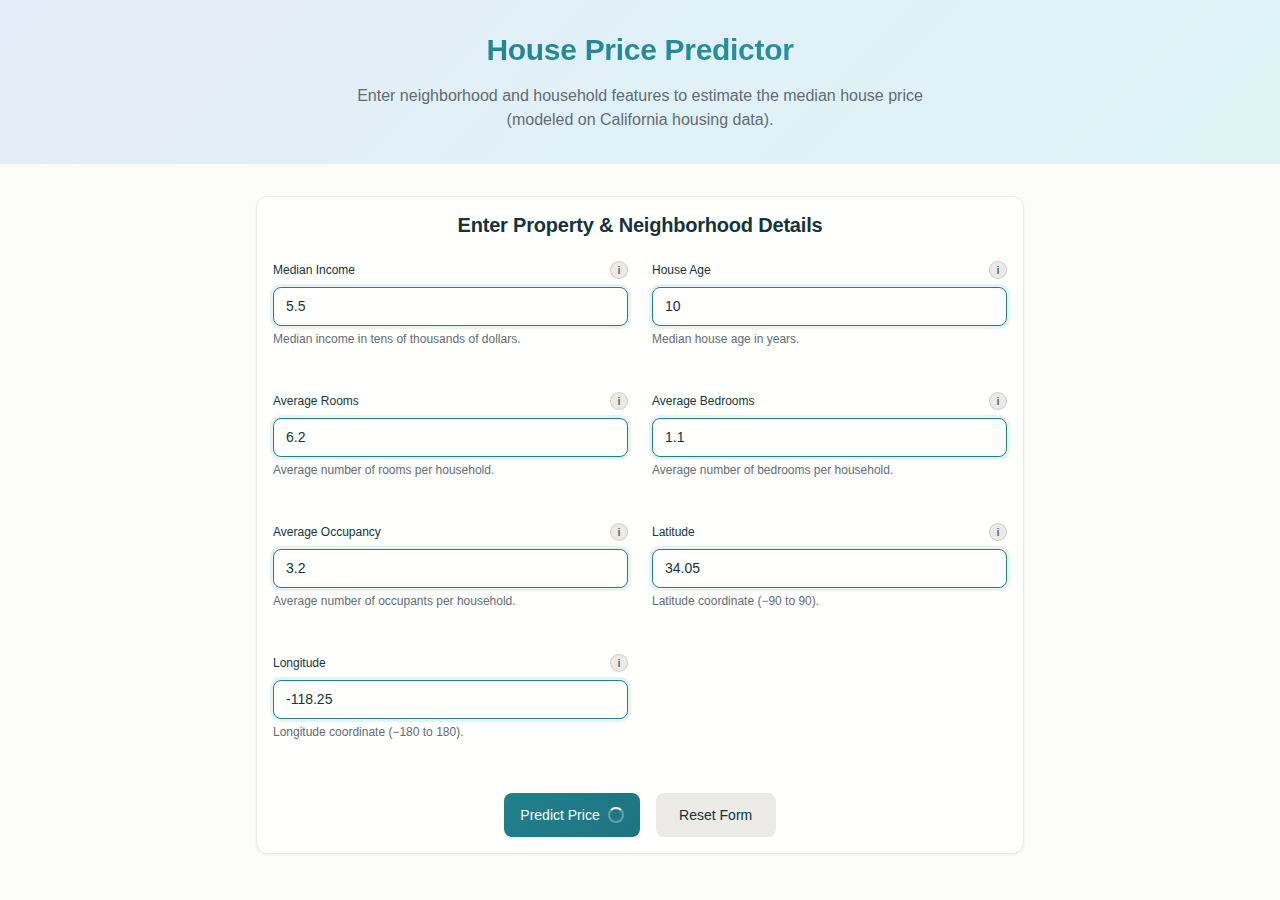
<file: templates/index.html>
<!DOCTYPE html>
<html lang="en">
  <head>
    <meta charset="utf-8" />
    <meta name="viewport" content="width=device-width, initial-scale=1" />
    <title>House Price Predictor</title>
    <link rel="stylesheet" href="style.css" />
  </head>
  <body>
    <header class="hero">
      <div class="container hero__inner">
        <div class="hero__content">
          <h1>House Price Predictor</h1>
          <p class="hero__subtitle">
            Enter neighborhood and household features to estimate the median
            house price (modeled on California housing data).
          </p>
        </div>
      </div>
    </header>

    <main class="container main">
      <section class="card">
        <div class="card__body">
          <h2 class="section-title">Enter Property & Neighborhood Details</h2>
          <form id="predictForm" action="/predict" method="POST" novalidate>
            <div class="form-grid">
              <!-- MedInc -->
              <div class="form-group" data-field>
                <div class="label-row" aria-live="polite">
                  <label for="MedInc" class="form-label">Median Income</label>
                  <button type="button" class="info-icon" aria-label="Median household income in tens of thousands of dollars (e.g., 5.5 means $55,000).">i</button>
                  <span class="tooltip" role="tooltip">Median household income in tens of thousands of dollars (e.g., 5.5 means $55,000).</span>
                </div>
                <input
                  id="MedInc"
                  name="MedInc"
                  type="number"
                  step="0.1"
                  min="0"
                  required
                  class="form-control"
                  placeholder="5.5"
                  inputmode="decimal"
                  aria-describedby="MedInc_desc"
                />
                <small id="MedInc_desc" class="help-text">Median income in tens of thousands of dollars.</small>
                <div class="error-message" aria-live="polite"></div>
              </div>

              <!-- HouseAge -->
              <div class="form-group" data-field>
                <div class="label-row">
                  <label for="HouseAge" class="form-label">House Age</label>
                  <button type="button" class="info-icon" aria-label="Median age of houses in the block group, in years.">i</button>
                  <span class="tooltip" role="tooltip">Median age of houses in the block group, in years.</span>
                </div>
                <input
                  id="HouseAge"
                  name="HouseAge"
                  type="number"
                  step="1"
                  min="0"
                  required
                  class="form-control"
                  placeholder="10"
                  inputmode="numeric"
                  aria-describedby="HouseAge_desc"
                />
                <small id="HouseAge_desc" class="help-text">Median house age in years.</small>
                <div class="error-message" aria-live="polite"></div>
              </div>

              <!-- AveRooms -->
              <div class="form-group" data-field>
                <div class="label-row">
                  <label for="AveRooms" class="form-label">Average Rooms</label>
                  <button type="button" class="info-icon" aria-label="Average number of rooms per household in the block group.">i</button>
                  <span class="tooltip" role="tooltip">Average number of rooms per household in the block group.</span>
                </div>
                <input
                  id="AveRooms"
                  name="AveRooms"
                  type="number"
                  step="0.1"
                  min="0"
                  required
                  class="form-control"
                  placeholder="6.2"
                  inputmode="decimal"
                  aria-describedby="AveRooms_desc"
                />
                <small id="AveRooms_desc" class="help-text">Average number of rooms per household.</small>
                <div class="error-message" aria-live="polite"></div>
              </div>

              <!-- AveBedrms -->
              <div class="form-group" data-field>
                <div class="label-row">
                  <label for="AveBedrms" class="form-label">Average Bedrooms</label>
                  <button type="button" class="info-icon" aria-label="Average number of bedrooms per household in the block group.">i</button>
                  <span class="tooltip" role="tooltip">Average number of bedrooms per household in the block group.</span>
                </div>
                <input
                  id="AveBedrms"
                  name="AveBedrms"
                  type="number"
                  step="0.1"
                  min="0"
                  required
                  class="form-control"
                  placeholder="1.1"
                  inputmode="decimal"
                  aria-describedby="AveBedrms_desc"
                />
                <small id="AveBedrms_desc" class="help-text">Average number of bedrooms per household.</small>
                <div class="error-message" aria-live="polite"></div>
              </div>

              <!-- AveOccup -->
              <div class="form-group" data-field>
                <div class="label-row">
                  <label for="AveOccup" class="form-label">Average Occupancy</label>
                  <button type="button" class="info-icon" aria-label="Average number of occupants per household in the block group.">i</button>
                  <span class="tooltip" role="tooltip">Average number of occupants per household in the block group.</span>
                </div>
                <input
                  id="AveOccup"
                  name="AveOccup"
                  type="number"
                  step="0.1"
                  min="0"
                  required
                  class="form-control"
                  placeholder="3.2"
                  inputmode="decimal"
                  aria-describedby="AveOccup_desc"
                />
                <small id="AveOccup_desc" class="help-text">Average number of occupants per household.</small>
                <div class="error-message" aria-live="polite"></div>
              </div>

              <!-- Latitude -->
              <div class="form-group" data-field>
                <div class="label-row">
                  <label for="Latitude" class="form-label">Latitude</label>
                  <button type="button" class="info-icon" aria-label="Geographic latitude coordinate of the block group.">i</button>
                  <span class="tooltip" role="tooltip">Geographic latitude coordinate of the block group.</span>
                </div>
                <input
                  id="Latitude"
                  name="Latitude"
                  type="number"
                  step="0.01"
                  min="-90"
                  max="90"
                  required
                  class="form-control"
                  placeholder="34.05"
                  inputmode="decimal"
                  aria-describedby="Latitude_desc"
                />
                <small id="Latitude_desc" class="help-text">Latitude coordinate (−90 to 90).</small>
                <div class="error-message" aria-live="polite"></div>
              </div>

              <!-- Longitude -->
              <div class="form-group" data-field>
                <div class="label-row">
                  <label for="Longitude" class="form-label">Longitude</label>
                  <button type="button" class="info-icon" aria-label="Geographic longitude coordinate of the block group.">i</button>
                  <span class="tooltip" role="tooltip">Geographic longitude coordinate of the block group.</span>
                </div>
                <input
                  id="Longitude"
                  name="Longitude"
                  type="number"
                  step="0.01"
                  min="-180"
                  max="180"
                  required
                  class="form-control"
                  placeholder="-118.25"
                  inputmode="decimal"
                  aria-describedby="Longitude_desc"
                />
                <small id="Longitude_desc" class="help-text">Longitude coordinate (−180 to 180).</small>
                <div class="error-message" aria-live="polite"></div>
              </div>
            </div>

            <div class="actions">
              <button id="submitBtn" class="btn btn--primary" type="submit">
                <span class="btn-label">Predict Price</span>
                <span class="spinner hidden" aria-hidden="true"></span>
              </button>
              <button id="resetBtn" class="btn btn--secondary" type="button">Reset Form</button>
            </div>
          </form>
        </div>
      </section>

      <section id="resultsCard" class="card hidden" aria-live="polite">
        <div class="card__body">
          <h3 class="section-title">Prediction Result</h3>
          <div id="resultStatus" class="status status--info mb-8">Awaiting input</div>
          <p id="resultText" class="result-text"></p>
          <p id="errorText" class="error-text hidden"></p>
        </div>
      </section>
    </main>

    <div id="toast" class="toast hidden" role="status" aria-live="polite"></div>

    <script src="app.js"></script>
  </body>
</html>
</file>
<file: templates/style.css>
:root {
  /* Primitive Color Tokens */
  --color-white: rgba(255, 255, 255, 1);
  --color-black: rgba(0, 0, 0, 1);
  --color-cream-50: rgba(252, 252, 249, 1);
  --color-cream-100: rgba(255, 255, 253, 1);
  --color-gray-200: rgba(245, 245, 245, 1);
  --color-gray-300: rgba(167, 169, 169, 1);
  --color-gray-400: rgba(119, 124, 124, 1);
  --color-slate-500: rgba(98, 108, 113, 1);
  --color-brown-600: rgba(94, 82, 64, 1);
  --color-charcoal-700: rgba(31, 33, 33, 1);
  --color-charcoal-800: rgba(38, 40, 40, 1);
  --color-slate-900: rgba(19, 52, 59, 1);
  --color-teal-300: rgba(50, 184, 198, 1);
  --color-teal-400: rgba(45, 166, 178, 1);
  --color-teal-500: rgba(33, 128, 141, 1);
  --color-teal-600: rgba(29, 116, 128, 1);
  --color-teal-700: rgba(26, 104, 115, 1);
  --color-teal-800: rgba(41, 150, 161, 1);
  --color-red-400: rgba(255, 84, 89, 1);
  --color-red-500: rgba(192, 21, 47, 1);
  --color-orange-400: rgba(230, 129, 97, 1);
  --color-orange-500: rgba(168, 75, 47, 1);

  /* RGB versions for opacity control */
  --color-brown-600-rgb: 94, 82, 64;
  --color-teal-500-rgb: 33, 128, 141;
  --color-slate-900-rgb: 19, 52, 59;
  --color-slate-500-rgb: 98, 108, 113;
  --color-red-500-rgb: 192, 21, 47;
  --color-red-400-rgb: 255, 84, 89;
  --color-orange-500-rgb: 168, 75, 47;
  --color-orange-400-rgb: 230, 129, 97;

  /* Background color tokens (Light Mode) */
  --color-bg-1: rgba(59, 130, 246, 0.08); /* Light blue */
  --color-bg-2: rgba(245, 158, 11, 0.08); /* Light yellow */
  --color-bg-3: rgba(34, 197, 94, 0.08); /* Light green */
  --color-bg-4: rgba(239, 68, 68, 0.08); /* Light red */
  --color-bg-5: rgba(147, 51, 234, 0.08); /* Light purple */
  --color-bg-6: rgba(249, 115, 22, 0.08); /* Light orange */
  --color-bg-7: rgba(236, 72, 153, 0.08); /* Light pink */
  --color-bg-8: rgba(6, 182, 212, 0.08); /* Light cyan */

  /* Semantic Color Tokens (Light Mode) */
  --color-background: var(--color-cream-50);
  --color-surface: var(--color-cream-100);
  --color-text: var(--color-slate-900);
  --color-text-secondary: var(--color-slate-500);
  --color-primary: var(--color-teal-500);
  --color-primary-hover: var(--color-teal-600);
  --color-primary-active: var(--color-teal-700);
  --color-secondary: rgba(var(--color-brown-600-rgb), 0.12);
  --color-secondary-hover: rgba(var(--color-brown-600-rgb), 0.2);
  --color-secondary-active: rgba(var(--color-brown-600-rgb), 0.25);
  --color-border: rgba(var(--color-brown-600-rgb), 0.2);
  --color-btn-primary-text: var(--color-cream-50);
  --color-card-border: rgba(var(--color-brown-600-rgb), 0.12);
  --color-card-border-inner: rgba(var(--color-brown-600-rgb), 0.12);
  --color-error: var(--color-red-500);
  --color-success: var(--color-teal-500);
  --color-warning: var(--color-orange-500);
  --color-info: var(--color-slate-500);
  --color-focus-ring: rgba(var(--color-teal-500-rgb), 0.4);
  --color-select-caret: rgba(var(--color-slate-900-rgb), 0.8);

  /* Common style patterns */
  --focus-ring: 0 0 0 3px var(--color-focus-ring);
  --focus-outline: 2px solid var(--color-primary);
  --status-bg-opacity: 0.15;
  --status-border-opacity: 0.25;
  --select-caret-light: url("data:image/svg+xml,%3Csvg xmlns='http://www.w3.org/2000/svg' width='16' height='16' viewBox='0 0 24 24' fill='none' stroke='%23134252' stroke-width='2' stroke-linecap='round' stroke-linejoin='round'%3E%3Cpolyline points='6 9 12 15 18 9'%3E%3C/polyline%3E%3C/svg%3E");
  --select-caret-dark: url("data:image/svg+xml,%3Csvg xmlns='http://www.w3.org/2000/svg' width='16' height='16' viewBox='0 0 24 24' fill='none' stroke='%23f5f5f5' stroke-width='2' stroke-linecap='round' stroke-linejoin='round'%3E%3Cpolyline points='6 9 12 15 18 9'%3E%3C/polyline%3E%3C/svg%3E");

  /* RGB versions for opacity control */
  --color-success-rgb: 33, 128, 141;
  --color-error-rgb: 192, 21, 47;
  --color-warning-rgb: 168, 75, 47;
  --color-info-rgb: 98, 108, 113;

  /* Typography */
  --font-family-base: "FKGroteskNeue", "Geist", "Inter", -apple-system,
    BlinkMacSystemFont, "Segoe UI", Roboto, sans-serif;
  --font-family-mono: "Berkeley Mono", ui-monospace, SFMono-Regular, Menlo,
    Monaco, Consolas, monospace;
  --font-size-xs: 11px;
  --font-size-sm: 12px;
  --font-size-base: 14px;
  --font-size-md: 14px;
  --font-size-lg: 16px;
  --font-size-xl: 18px;
  --font-size-2xl: 20px;
  --font-size-3xl: 24px;
  --font-size-4xl: 30px;
  --font-weight-normal: 400;
  --font-weight-medium: 500;
  --font-weight-semibold: 550;
  --font-weight-bold: 600;
  --line-height-tight: 1.2;
  --line-height-normal: 1.5;
  --letter-spacing-tight: -0.01em;

  /* Spacing */
  --space-0: 0;
  --space-1: 1px;
  --space-2: 2px;
  --space-4: 4px;
  --space-6: 6px;
  --space-8: 8px;
  --space-10: 10px;
  --space-12: 12px;
  --space-16: 16px;
  --space-20: 20px;
  --space-24: 24px;
  --space-32: 32px;

  /* Border Radius */
  --radius-sm: 6px;
  --radius-base: 8px;
  --radius-md: 10px;
  --radius-lg: 12px;
  --radius-full: 9999px;

  /* Shadows */
  --shadow-xs: 0 1px 2px rgba(0, 0, 0, 0.02);
  --shadow-sm: 0 1px 3px rgba(0, 0, 0, 0.04), 0 1px 2px rgba(0, 0, 0, 0.02);
  --shadow-md: 0 4px 6px -1px rgba(0, 0, 0, 0.04),
    0 2px 4px -1px rgba(0, 0, 0, 0.02);
  --shadow-lg: 0 10px 15px -3px rgba(0, 0, 0, 0.04),
    0 4px 6px -2px rgba(0, 0, 0, 0.02);
  --shadow-inset-sm: inset 0 1px 0 rgba(255, 255, 255, 0.15),
    inset 0 -1px 0 rgba(0, 0, 0, 0.03);

  /* Animation */
  --duration-fast: 150ms;
  --duration-normal: 250ms;
  --ease-standard: cubic-bezier(0.16, 1, 0.3, 1);

  /* Layout */
  --container-sm: 640px;
  --container-md: 768px;
  --container-lg: 1024px;
  --container-xl: 1280px;
}

/* Dark mode colors */
@media (prefers-color-scheme: dark) {
  :root {
    /* RGB versions for opacity control (Dark Mode) */
    --color-gray-400-rgb: 119, 124, 124;
    --color-teal-300-rgb: 50, 184, 198;
    --color-gray-300-rgb: 167, 169, 169;
    --color-gray-200-rgb: 245, 245, 245;

    /* Background color tokens (Dark Mode) */
    --color-bg-1: rgba(29, 78, 216, 0.15); /* Dark blue */
    --color-bg-2: rgba(180, 83, 9, 0.15); /* Dark yellow */
    --color-bg-3: rgba(21, 128, 61, 0.15); /* Dark green */
    --color-bg-4: rgba(185, 28, 28, 0.15); /* Dark red */
    --color-bg-5: rgba(107, 33, 168, 0.15); /* Dark purple */
    --color-bg-6: rgba(194, 65, 12, 0.15); /* Dark orange */
    --color-bg-7: rgba(190, 24, 93, 0.15); /* Dark pink */
    --color-bg-8: rgba(8, 145, 178, 0.15); /* Dark cyan */

    /* Semantic Color Tokens (Dark Mode) */
    --color-background: var(--color-charcoal-700);
    --color-surface: var(--color-charcoal-800);
    --color-text: var(--color-gray-200);
    --color-text-secondary: rgba(var(--color-gray-300-rgb), 0.7);
    --color-primary: var(--color-teal-300);
    --color-primary-hover: var(--color-teal-400);
    --color-primary-active: var(--color-teal-800);
    --color-secondary: rgba(var(--color-gray-400-rgb), 0.15);
    --color-secondary-hover: rgba(var(--color-gray-400-rgb), 0.25);
    --color-secondary-active: rgba(var(--color-gray-400-rgb), 0.3);
    --color-border: rgba(var(--color-gray-400-rgb), 0.3);
    --color-error: var(--color-red-400);
    --color-success: var(--color-teal-300);
    --color-warning: var(--color-orange-400);
    --color-info: var(--color-gray-300);
    --color-focus-ring: rgba(var(--color-teal-300-rgb), 0.4);
    --color-btn-primary-text: var(--color-slate-900);
    --color-card-border: rgba(var(--color-gray-400-rgb), 0.2);
    --color-card-border-inner: rgba(var(--color-gray-400-rgb), 0.15);
    --shadow-inset-sm: inset 0 1px 0 rgba(255, 255, 255, 0.1),
      inset 0 -1px 0 rgba(0, 0, 0, 0.15);
    --button-border-secondary: rgba(var(--color-gray-400-rgb), 0.2);
    --color-border-secondary: rgba(var(--color-gray-400-rgb), 0.2);
    --color-select-caret: rgba(var(--color-gray-200-rgb), 0.8);

    /* Common style patterns - updated for dark mode */
    --focus-ring: 0 0 0 3px var(--color-focus-ring);
    --focus-outline: 2px solid var(--color-primary);
    --status-bg-opacity: 0.15;
    --status-border-opacity: 0.25;
    --select-caret-light: url("data:image/svg+xml,%3Csvg xmlns='http://www.w3.org/2000/svg' width='16' height='16' viewBox='0 0 24 24' fill='none' stroke='%23134252' stroke-width='2' stroke-linecap='round' stroke-linejoin='round'%3E%3Cpolyline points='6 9 12 15 18 9'%3E%3C/polyline%3E%3C/svg%3E");
    --select-caret-dark: url("data:image/svg+xml,%3Csvg xmlns='http://www.w3.org/2000/svg' width='16' height='16' viewBox='0 0 24 24' fill='none' stroke='%23f5f5f5' stroke-width='2' stroke-linecap='round' stroke-linejoin='round'%3E%3Cpolyline points='6 9 12 15 18 9'%3E%3C/polyline%3E%3C/svg%3E");

    /* RGB versions for dark mode */
    --color-success-rgb: var(--color-teal-300-rgb);
    --color-error-rgb: var(--color-red-400-rgb);
    --color-warning-rgb: var(--color-orange-400-rgb);
    --color-info-rgb: var(--color-gray-300-rgb);
  }
}

/* Data attribute for manual theme switching */
[data-color-scheme="dark"] {
  /* RGB versions for opacity control (dark mode) */
  --color-gray-400-rgb: 119, 124, 124;
  --color-teal-300-rgb: 50, 184, 198;
  --color-gray-300-rgb: 167, 169, 169;
  --color-gray-200-rgb: 245, 245, 245;

  /* Colorful background palette - Dark Mode */
  --color-bg-1: rgba(29, 78, 216, 0.15); /* Dark blue */
  --color-bg-2: rgba(180, 83, 9, 0.15); /* Dark yellow */
  --color-bg-3: rgba(21, 128, 61, 0.15); /* Dark green */
  --color-bg-4: rgba(185, 28, 28, 0.15); /* Dark red */
  --color-bg-5: rgba(107, 33, 168, 0.15); /* Dark purple */
  --color-bg-6: rgba(194, 65, 12, 0.15); /* Dark orange */
  --color-bg-7: rgba(190, 24, 93, 0.15); /* Dark pink */
  --color-bg-8: rgba(8, 145, 178, 0.15); /* Dark cyan */

  /* Semantic Color Tokens (Dark Mode) */
  --color-background: var(--color-charcoal-700);
  --color-surface: var(--color-charcoal-800);
  --color-text: var(--color-gray-200);
  --color-text-secondary: rgba(var(--color-gray-300-rgb), 0.7);
  --color-primary: var(--color-teal-300);
  --color-primary-hover: var(--color-teal-400);
  --color-primary-active: var(--color-teal-800);
  --color-secondary: rgba(var(--color-gray-400-rgb), 0.15);
  --color-secondary-hover: rgba(var(--color-gray-400-rgb), 0.25);
  --color-secondary-active: rgba(var(--color-gray-400-rgb), 0.3);
  --color-border: rgba(var(--color-gray-400-rgb), 0.3);
  --color-error: var(--color-red-400);
  --color-success: var(--color-teal-300);
  --color-warning: var(--color-orange-400);
  --color-info: var(--color-gray-300);
  --color-focus-ring: rgba(var(--color-teal-300-rgb), 0.4);
  --color-btn-primary-text: var(--color-slate-900);
  --color-card-border: rgba(var(--color-gray-400-rgb), 0.15);
  --color-card-border-inner: rgba(var(--color-gray-400-rgb), 0.15);
  --shadow-inset-sm: inset 0 1px 0 rgba(255, 255, 255, 0.1),
    inset 0 -1px 0 rgba(0, 0, 0, 0.15);
  --color-border-secondary: rgba(var(--color-gray-400-rgb), 0.2);
  --color-select-caret: rgba(var(--color-gray-200-rgb), 0.8);

  /* Common style patterns - updated for dark mode */
  --focus-ring: 0 0 0 3px var(--color-focus-ring);
  --focus-outline: 2px solid var(--color-primary);
  --status-bg-opacity: 0.15;
  --status-border-opacity: 0.25;
  --select-caret-light: url("data:image/svg+xml,%3Csvg xmlns='http://www.w3.org/2000/svg' width='16' height='16' viewBox='0 0 24 24' fill='none' stroke='%23134252' stroke-width='2' stroke-linecap='round' stroke-linejoin='round'%3E%3Cpolyline points='6 9 12 15 18 9'%3E%3C/polyline%3E%3C/svg%3E");
  --select-caret-dark: url("data:image/svg+xml,%3Csvg xmlns='http://www.w3.org/2000/svg' width='16' height='16' viewBox='0 0 24 24' fill='none' stroke='%23f5f5f5' stroke-width='2' stroke-linecap='round' stroke-linejoin='round'%3E%3Cpolyline points='6 9 12 15 18 9'%3E%3C/polyline%3E%3C/svg%3E");

  /* RGB versions for dark mode */
  --color-success-rgb: var(--color-teal-300-rgb);
  --color-error-rgb: var(--color-red-400-rgb);
  --color-warning-rgb: var(--color-orange-400-rgb);
  --color-info-rgb: var(--color-gray-300-rgb);
}

[data-color-scheme="light"] {
  /* RGB versions for opacity control (light mode) */
  --color-brown-600-rgb: 94, 82, 64;
  --color-teal-500-rgb: 33, 128, 141;
  --color-slate-900-rgb: 19, 52, 59;

  /* Semantic Color Tokens (Light Mode) */
  --color-background: var(--color-cream-50);
  --color-surface: var(--color-cream-100);
  --color-text: var(--color-slate-900);
  --color-text-secondary: var(--color-slate-500);
  --color-primary: var(--color-teal-500);
  --color-primary-hover: var(--color-teal-600);
  --color-primary-active: var(--color-teal-700);
  --color-secondary: rgba(var(--color-brown-600-rgb), 0.12);
  --color-secondary-hover: rgba(var(--color-brown-600-rgb), 0.2);
  --color-secondary-active: rgba(var(--color-brown-600-rgb), 0.25);
  --color-border: rgba(var(--color-brown-600-rgb), 0.2);
  --color-btn-primary-text: var(--color-cream-50);
  --color-card-border: rgba(var(--color-brown-600-rgb), 0.12);
  --color-card-border-inner: rgba(var(--color-brown-600-rgb), 0.12);
  --color-error: var(--color-red-500);
  --color-success: var(--color-teal-500);
  --color-warning: var(--color-orange-500);
  --color-info: var(--color-slate-500);
  --color-focus-ring: rgba(var(--color-teal-500-rgb), 0.4);

  /* RGB versions for light mode */
  --color-success-rgb: var(--color-teal-500-rgb);
  --color-error-rgb: var(--color-red-500-rgb);
  --color-warning-rgb: var(--color-orange-500-rgb);
  --color-info-rgb: var(--color-slate-500-rgb);
}

/* Base styles */
html {
  font-size: var(--font-size-base);
  font-family: var(--font-family-base);
  line-height: var(--line-height-normal);
  color: var(--color-text);
  background-color: var(--color-background);
  -webkit-font-smoothing: antialiased;
  box-sizing: border-box;
}

body {
  margin: 0;
  padding: 0;
}

*,
*::before,
*::after {
  box-sizing: inherit;
}

/* Typography */
h1,
h2,
h3,
h4,
h5,
h6 {
  margin: 0;
  font-weight: var(--font-weight-semibold);
  line-height: var(--line-height-tight);
  color: var(--color-text);
  letter-spacing: var(--letter-spacing-tight);
}

h1 {
  font-size: var(--font-size-4xl);
}
h2 {
  font-size: var(--font-size-3xl);
}
h3 {
  font-size: var(--font-size-2xl);
}
h4 {
  font-size: var(--font-size-xl);
}
h5 {
  font-size: var(--font-size-lg);
}
h6 {
  font-size: var(--font-size-md);
}

p {
  margin: 0 0 var(--space-16) 0;
}

a {
  color: var(--color-primary);
  text-decoration: none;
  transition: color var(--duration-fast) var(--ease-standard);
}

a:hover {
  color: var(--color-primary-hover);
}

code,
pre {
  font-family: var(--font-family-mono);
  font-size: calc(var(--font-size-base) * 0.95);
  background-color: var(--color-secondary);
  border-radius: var(--radius-sm);
}

code {
  padding: var(--space-1) var(--space-4);
}

pre {
  padding: var(--space-16);
  margin: var(--space-16) 0;
  overflow: auto;
  border: 1px solid var(--color-border);
}

pre code {
  background: none;
  padding: 0;
}

/* Buttons */
.btn {
  display: inline-flex;
  align-items: center;
  justify-content: center;
  padding: var(--space-8) var(--space-16);
  border-radius: var(--radius-base);
  font-size: var(--font-size-base);
  font-weight: 500;
  line-height: 1.5;
  cursor: pointer;
  transition: all var(--duration-normal) var(--ease-standard);
  border: none;
  text-decoration: none;
  position: relative;
}

.btn:focus-visible {
  outline: none;
  box-shadow: var(--focus-ring);
}

.btn--primary {
  background: var(--color-primary);
  color: var(--color-btn-primary-text);
}

.btn--primary:hover {
  background: var(--color-primary-hover);
}

.btn--primary:active {
  background: var(--color-primary-active);
}

.btn--secondary {
  background: var(--color-secondary);
  color: var(--color-text);
}

.btn--secondary:hover {
  background: var(--color-secondary-hover);
}

.btn--secondary:active {
  background: var(--color-secondary-active);
}

.btn--outline {
  background: transparent;
  border: 1px solid var(--color-border);
  color: var(--color-text);
}

.btn--outline:hover {
  background: var(--color-secondary);
}

.btn--sm {
  padding: var(--space-4) var(--space-12);
  font-size: var(--font-size-sm);
  border-radius: var(--radius-sm);
}

.btn--lg {
  padding: var(--space-10) var(--space-20);
  font-size: var(--font-size-lg);
  border-radius: var(--radius-md);
}

.btn--full-width {
  width: 100%;
}

.btn:disabled {
  opacity: 0.5;
  cursor: not-allowed;
}

/* Form elements */
.form-control {
  display: block;
  width: 100%;
  padding: var(--space-8) var(--space-12);
  font-size: var(--font-size-md);
  line-height: 1.5;
  color: var(--color-text);
  background-color: var(--color-surface);
  border: 1px solid var(--color-border);
  border-radius: var(--radius-base);
  transition: border-color var(--duration-fast) var(--ease-standard),
    box-shadow var(--duration-fast) var(--ease-standard);
}

textarea.form-control {
  font-family: var(--font-family-base);
  font-size: var(--font-size-base);
}

select.form-control {
  padding: var(--space-8) var(--space-12);
  -webkit-appearance: none;
  -moz-appearance: none;
  appearance: none;
  background-image: var(--select-caret-light);
  background-repeat: no-repeat;
  background-position: right var(--space-12) center;
  background-size: 16px;
  padding-right: var(--space-32);
}

/* Add a dark mode specific caret */
@media (prefers-color-scheme: dark) {
  select.form-control {
    background-image: var(--select-caret-dark);
  }
}

/* Also handle data-color-scheme */
[data-color-scheme="dark"] select.form-control {
  background-image: var(--select-caret-dark);
}

[data-color-scheme="light"] select.form-control {
  background-image: var(--select-caret-light);
}

.form-control:focus {
  border-color: var(--color-primary);
  outline: var(--focus-outline);
}

.form-label {
  display: block;
  margin-bottom: var(--space-8);
  font-weight: var(--font-weight-medium);
  font-size: var(--font-size-sm);
}

.form-group {
  margin-bottom: var(--space-16);
}

/* Card component */
.card {
  background-color: var(--color-surface);
  border-radius: var(--radius-lg);
  border: 1px solid var(--color-card-border);
  box-shadow: var(--shadow-sm);
  overflow: hidden;
  transition: box-shadow var(--duration-normal) var(--ease-standard);
}

.card:hover {
  box-shadow: var(--shadow-md);
}

.card__body {
  padding: var(--space-16);
}

.card__header,
.card__footer {
  padding: var(--space-16);
  border-bottom: 1px solid var(--color-card-border-inner);
}

/* Status indicators - simplified with CSS variables */
.status {
  display: inline-flex;
  align-items: center;
  padding: var(--space-6) var(--space-12);
  border-radius: var(--radius-full);
  font-weight: var(--font-weight-medium);
  font-size: var(--font-size-sm);
}

.status--success {
  background-color: rgba(
    var(--color-success-rgb, 33, 128, 141),
    var(--status-bg-opacity)
  );
  color: var(--color-success);
  border: 1px solid
    rgba(var(--color-success-rgb, 33, 128, 141), var(--status-border-opacity));
}

.status--error {
  background-color: rgba(
    var(--color-error-rgb, 192, 21, 47),
    var(--status-bg-opacity)
  );
  color: var(--color-error);
  border: 1px solid
    rgba(var(--color-error-rgb, 192, 21, 47), var(--status-border-opacity));
}

.status--warning {
  background-color: rgba(
    var(--color-warning-rgb, 168, 75, 47),
    var(--status-bg-opacity)
  );
  color: var(--color-warning);
  border: 1px solid
    rgba(var(--color-warning-rgb, 168, 75, 47), var(--status-border-opacity));
}

.status--info {
  background-color: rgba(
    var(--color-info-rgb, 98, 108, 113),
    var(--status-bg-opacity)
  );
  color: var(--color-info);
  border: 1px solid
    rgba(var(--color-info-rgb, 98, 108, 113), var(--status-border-opacity));
}

/* Container layout */
.container {
  width: 100%;
  margin-right: auto;
  margin-left: auto;
  padding-right: var(--space-16);
  padding-left: var(--space-16);
}

@media (min-width: 640px) {
  .container {
    max-width: var(--container-sm);
  }
}
@media (min-width: 768px) {
  .container {
    max-width: var(--container-md);
  }
}
@media (min-width: 1024px) {
  .container {
    max-width: var(--container-lg);
  }
}
@media (min-width: 1280px) {
  .container {
    max-width: var(--container-xl);
  }
}

/* Utility classes */
.flex {
  display: flex;
}
.flex-col {
  flex-direction: column;
}
.items-center {
  align-items: center;
}
.justify-center {
  justify-content: center;
}
.justify-between {
  justify-content: space-between;
}
.gap-4 {
  gap: var(--space-4);
}
.gap-8 {
  gap: var(--space-8);
}
.gap-16 {
  gap: var(--space-16);
}

.m-0 {
  margin: 0;
}
.mt-8 {
  margin-top: var(--space-8);
}
.mb-8 {
  margin-bottom: var(--space-8);
}
.mx-8 {
  margin-left: var(--space-8);
  margin-right: var(--space-8);
}
.my-8 {
  margin-top: var(--space-8);
  margin-bottom: var(--space-8);
}

.p-0 {
  padding: 0;
}
.py-8 {
  padding-top: var(--space-8);
  padding-bottom: var(--space-8);
}
.px-8 {
  padding-left: var(--space-8);
  padding-right: var(--space-8);
}
.py-16 {
  padding-top: var(--space-16);
  padding-bottom: var(--space-16);
}
.px-16 {
  padding-left: var(--space-16);
  padding-right: var(--space-16);
}

.block {
  display: block;
}
.hidden {
  display: none;
}

/* Accessibility */
.sr-only {
  position: absolute;
  width: 1px;
  height: 1px;
  padding: 0;
  margin: -1px;
  overflow: hidden;
  clip: rect(0, 0, 0, 0);
  white-space: nowrap;
  border-width: 0;
}

:focus-visible {
  outline: var(--focus-outline);
  outline-offset: 2px;
}

/* Dark mode specifics */
[data-color-scheme="dark"] .btn--outline {
  border: 1px solid var(--color-border-secondary);
}

@font-face {
  font-family: 'FKGroteskNeue';
  src: url('https://r2cdn.perplexity.ai/fonts/FKGroteskNeue.woff2')
    format('woff2');
}

/* END PERPLEXITY DESIGN SYSTEM */
/* Hero Section */
.hero {
  background: linear-gradient(135deg, var(--color-bg-1) 0%, var(--color-bg-8) 100%);
  padding: var(--space-32) 0;
  position: relative;
  overflow: hidden;
}

.hero::before {
  content: '';
  position: absolute;
  top: 0;
  left: 0;
  right: 0;
  bottom: 0;
  background: linear-gradient(135deg, rgba(59, 130, 246, 0.05) 0%, rgba(6, 182, 212, 0.05) 100%);
  pointer-events: none;
}

.hero__inner {
  position: relative;
  z-index: 1;
}

.hero__content {
  text-align: center;
  max-width: 600px;
  margin: 0 auto;
}

.hero h1 {
  font-size: var(--font-size-4xl);
  font-weight: var(--font-weight-bold);
  margin-bottom: var(--space-16);
  background: linear-gradient(135deg, var(--color-primary), var(--color-teal-800));
  background-clip: text;
  -webkit-background-clip: text;
  -webkit-text-fill-color: transparent;
  color: var(--color-primary);
}

.hero__subtitle {
  font-size: var(--font-size-lg);
  color: var(--color-text-secondary);
  line-height: var(--line-height-normal);
  margin-bottom: 0;
}

/* Main Layout */
.main {
  padding: var(--space-32) var(--space-16);
  max-width: 800px;
}

.section-title {
  font-size: var(--font-size-2xl);
  font-weight: var(--font-weight-semibold);
  color: var(--color-text);
  margin-bottom: var(--space-24);
  text-align: center;
}

/* Form Grid */
.form-grid {
  display: grid;
  grid-template-columns: 1fr;
  gap: var(--space-24);
  margin-bottom: var(--space-32);
}

@media (min-width: 768px) {
  .form-grid {
    grid-template-columns: repeat(2, 1fr);
    gap: var(--space-24) var(--space-20);
  }
}

/* Form Groups */
.form-group {
  position: relative;
}

.label-row {
  display: flex;
  align-items: center;
  gap: var(--space-8);
  margin-bottom: var(--space-8);
  position: relative;
}

.form-label {
  font-weight: var(--font-weight-medium);
  color: var(--color-text);
  margin: 0;
  flex: 1;
}

/* Info Icon & Tooltip */
.info-icon {
  width: 18px;
  height: 18px;
  border-radius: var(--radius-full);
  background: var(--color-secondary);
  border: 1px solid var(--color-border);
  color: var(--color-text-secondary);
  font-size: var(--font-size-xs);
  font-weight: var(--font-weight-bold);
  cursor: help;
  display: flex;
  align-items: center;
  justify-content: center;
  flex-shrink: 0;
  transition: all var(--duration-fast) var(--ease-standard);
  position: relative;
}

.info-icon:hover {
  background: var(--color-secondary-hover);
  border-color: var(--color-primary);
  color: var(--color-primary);
  transform: scale(1.1);
}

.tooltip {
  position: absolute;
  top: 100%;
  left: 50%;
  transform: translateX(-50%);
  background: var(--color-surface);
  border: 1px solid var(--color-border);
  border-radius: var(--radius-base);
  padding: var(--space-8) var(--space-12);
  font-size: var(--font-size-sm);
  color: var(--color-text);
  white-space: nowrap;
  box-shadow: var(--shadow-lg);
  z-index: 10;
  opacity: 0;
  visibility: hidden;
  transition: all var(--duration-normal) var(--ease-standard);
  pointer-events: none;
  margin-top: var(--space-4);
  max-width: 280px;
  white-space: normal;
}

.tooltip::before {
  content: '';
  position: absolute;
  top: -5px;
  left: 50%;
  transform: translateX(-50%);
  width: 0;
  height: 0;
  border-left: 5px solid transparent;
  border-right: 5px solid transparent;
  border-bottom: 5px solid var(--color-border);
}

.info-icon:hover + .tooltip,
.info-icon:focus + .tooltip {
  opacity: 1;
  visibility: visible;
}

/* Enhanced Form Controls */
.form-control {
  transition: all var(--duration-normal) var(--ease-standard);
  position: relative;
}

.form-control:hover {
  border-color: var(--color-primary-hover);
}

.form-control:focus {
  border-color: var(--color-primary);
  box-shadow: var(--focus-ring);
  transform: translateY(-1px);
}

.form-control.error {
  border-color: var(--color-error);
  box-shadow: 0 0 0 3px rgba(var(--color-error-rgb), 0.1);
}

.form-control.success {
  border-color: var(--color-success);
  box-shadow: 0 0 0 3px rgba(var(--color-success-rgb), 0.1);
}

/* Help Text */
.help-text {
  display: block;
  margin-top: var(--space-4);
  font-size: var(--font-size-sm);
  color: var(--color-text-secondary);
}

/* Error Messages */
.error-message {
  margin-top: var(--space-4);
  font-size: var(--font-size-sm);
  color: var(--color-error);
  font-weight: var(--font-weight-medium);
  opacity: 0;
  transform: translateY(-4px);
  transition: all var(--duration-normal) var(--ease-standard);
}

.error-message.show {
  opacity: 1;
  transform: translateY(0);
}

/* Actions */
.actions {
  display: flex;
  gap: var(--space-16);
  justify-content: center;
  flex-wrap: wrap;
}

@media (max-width: 767px) {
  .actions {
    flex-direction: column;
  }
  
  .btn {
    width: 100%;
  }
}

/* Enhanced Button Styles */
.btn {
  position: relative;
  overflow: hidden;
  min-height: 44px;
  min-width: 120px;
}

.btn::before {
  content: '';
  position: absolute;
  top: 0;
  left: -100%;
  width: 100%;
  height: 100%;
  background: linear-gradient(
    90deg,
    transparent,
    rgba(255, 255, 255, 0.2),
    transparent
  );
  transition: left var(--duration-normal) var(--ease-standard);
}

.btn:hover::before {
  left: 100%;
}

.btn--primary {
  background: linear-gradient(135deg, var(--color-primary), var(--color-primary-hover));
  box-shadow: var(--shadow-sm);
}

.btn--primary:hover {
  background: linear-gradient(135deg, var(--color-primary-hover), var(--color-primary-active));
  box-shadow: var(--shadow-md);
  transform: translateY(-2px);
}

.btn--secondary:hover {
  transform: translateY(-1px);
  box-shadow: var(--shadow-sm);
}

.btn:disabled {
  cursor: not-allowed;
  transform: none;
  box-shadow: none;
}

.btn:disabled::before {
  display: none;
}

/* Loading Spinner */
.spinner {
  display: inline-block;
  width: 16px;
  height: 16px;
  border: 2px solid rgba(255, 255, 255, 0.3);
  border-radius: var(--radius-full);
  border-top-color: currentColor;
  animation: spin 1s ease-in-out infinite;
  margin-left: var(--space-8);
}

@keyframes spin {
  to {
    transform: rotate(360deg);
  }
}

/* Results Section */
#resultsCard {
  margin-top: var(--space-32);
  animation: slideUp var(--duration-normal) var(--ease-standard);
}

#resultsCard.show {
  display: block;
}

@keyframes slideUp {
  from {
    opacity: 0;
    transform: translateY(20px);
  }
  to {
    opacity: 1;
    transform: translateY(0);
  }
}

.result-text {
  font-size: var(--font-size-xl);
  font-weight: var(--font-weight-semibold);
  color: var(--color-success);
  text-align: center;
  padding: var(--space-16);
  background: var(--color-bg-3);
  border-radius: var(--radius-base);
  border: 1px solid rgba(var(--color-success-rgb), 0.2);
  margin: 0;
}

.error-text {
  font-size: var(--font-size-base);
  color: var(--color-error);
  text-align: center;
  padding: var(--space-16);
  background: var(--color-bg-4);
  border-radius: var(--radius-base);
  border: 1px solid rgba(var(--color-error-rgb), 0.2);
  margin: 0;
}

/* Toast Notifications */
.toast {
  position: fixed;
  top: var(--space-20);
  right: var(--space-20);
  background: var(--color-surface);
  border: 1px solid var(--color-border);
  border-radius: var(--radius-base);
  padding: var(--space-16);
  box-shadow: var(--shadow-lg);
  z-index: 1000;
  max-width: 300px;
  font-size: var(--font-size-sm);
  font-weight: var(--font-weight-medium);
  transform: translateX(100%);
  transition: transform var(--duration-normal) var(--ease-standard);
}

.toast.show {
  transform: translateX(0);
}

.toast--success {
  border-color: var(--color-success);
  color: var(--color-success);
  background: var(--color-bg-3);
}

.toast--error {
  border-color: var(--color-error);
  color: var(--color-error);
  background: var(--color-bg-4);
}

/* Mobile Responsive Adjustments */
@media (max-width: 767px) {
  .hero {
    padding: var(--space-24) 0;
  }
  
  .hero h1 {
    font-size: var(--font-size-3xl);
  }
  
  .hero__subtitle {
    font-size: var(--font-size-base);
  }
  
  .main {
    padding: var(--space-24) var(--space-16);
  }
  
  .section-title {
    font-size: var(--font-size-xl);
    margin-bottom: var(--space-16);
  }
  
  .form-grid {
    gap: var(--space-16);
    margin-bottom: var(--space-24);
  }
  
  .tooltip {
    position: fixed;
    top: 50%;
    left: var(--space-16);
    right: var(--space-16);
    transform: translateY(-50%);
    max-width: none;
    white-space: normal;
  }
  
  .tooltip::before {
    display: none;
  }
  
  .toast {
    top: var(--space-16);
    right: var(--space-16);
    left: var(--space-16);
    max-width: none;
  }
}

/* Tablet Responsive */
@media (min-width: 768px) and (max-width: 1023px) {
  .main {
    max-width: 700px;
  }
}

/* Desktop Responsive */
@media (min-width: 1024px) {
  .hero {
    padding: var(--space-32) 0;
  }
  
  .form-grid {
    gap: var(--space-24) var(--space-24);
  }
}

/* Focus and Accessibility */
.btn:focus-visible,
.form-control:focus-visible,
.info-icon:focus-visible {
  outline: var(--focus-outline);
  outline-offset: 2px;
}

/* Animation for form validation */
.form-group[data-field].shake {
  animation: shake 0.4s ease-in-out;
}

@keyframes shake {
  0%, 100% { transform: translateX(0); }
  25% { transform: translateX(-4px); }
  75% { transform: translateX(4px); }
}

/* Status indicators override for results */
.status--success {
  background-color: var(--color-bg-3);
}

.status--error {
  background-color: var(--color-bg-4);
}

/* Loading state for submit button */
.btn--loading {
  pointer-events: none;
  opacity: 0.8;
}

.btn--loading .btn-label {
  opacity: 0.6;
}
</file>
